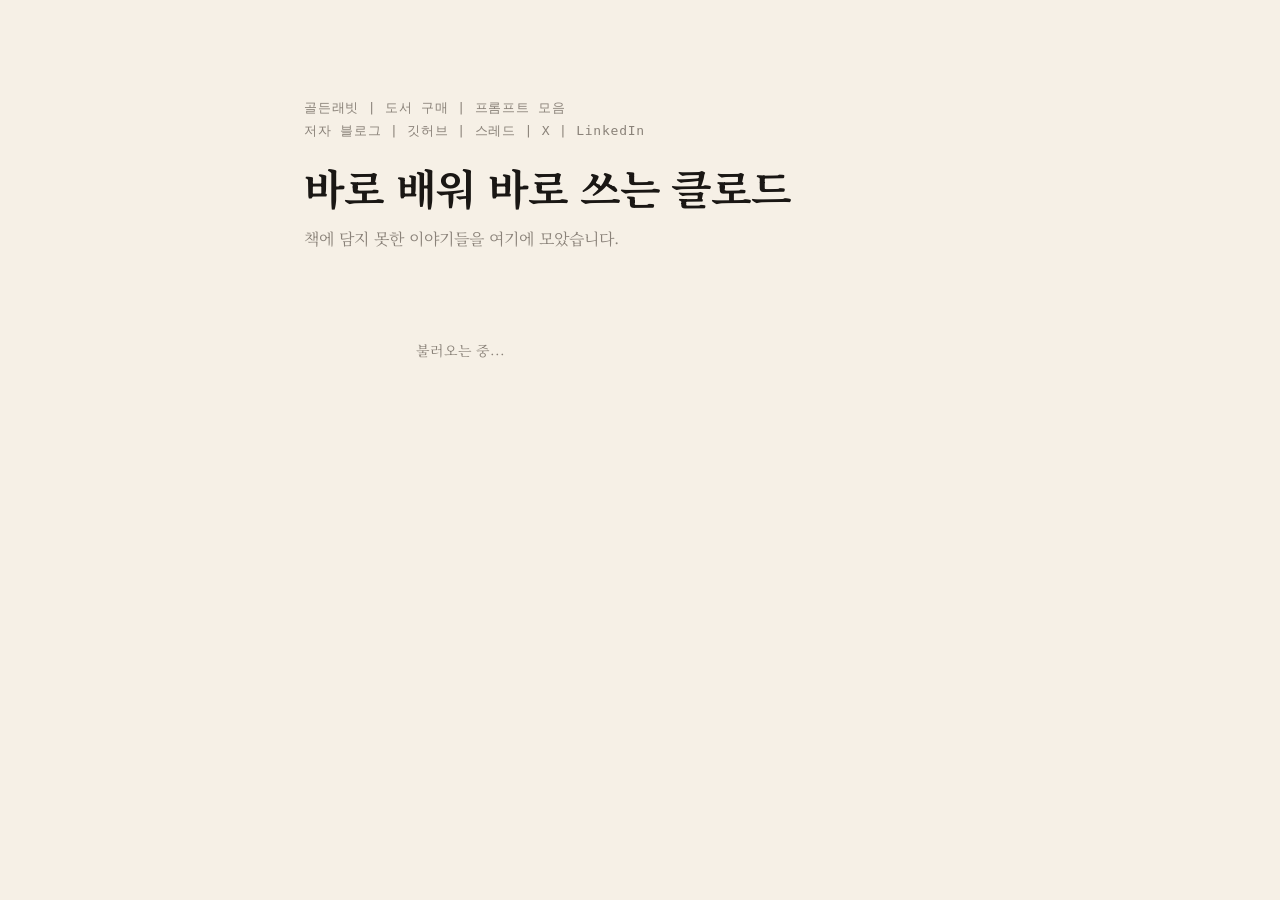
<file: index.html>
<!DOCTYPE html>
<html lang="ko">
<head>
  <meta charset="UTF-8">
  <meta name="viewport" content="width=device-width, initial-scale=1.0">
  <title>바로 배워 바로 쓰는 클로드 — 부록</title>
  <meta name="description" content="클로드 바로 쓰기 - 책에 담지 못한 추가 원고 모음">
  <link rel="preconnect" href="https://fonts.googleapis.com">
  <link rel="preconnect" href="https://fonts.gstatic.com" crossorigin>
  <link href="https://fonts.googleapis.com/css2?family=Noto+Serif+KR:wght@400;700&display=swap" rel="stylesheet">
  <link rel="icon" href="favicon.ico" type="image/png">
  <link rel="stylesheet" href="style.css">
</head>
<body>
  <header class="hero">
    <div class="wrap">
      <p class="hero-eyebrow"><a href="https://goldenrabbit.co.kr/">골든래빗</a> | <a href="https://goldenrabbit.co.kr/books/9791124516133">도서 구매</a> | <a href="https://startedourmission.github.io/BARO-Claude-Prompts/">프롬프트 모음</a><br><a href="https://startedourmission.github.io/">저자 블로그</a> | <a href="https://github.com/startedourmission">깃허브</a> | <a href="https://www.threads.com/@chajinwoo_chajinwoo">스레드</a> | <a href="https://x.com/started_our_mis">X</a> | <a href="https://www.linkedin.com/in/jinwoo-cha-a663a7368">LinkedIn</a></p>
      <h1 class="hero-title" id="hero-title">바로 배워 바로 쓰는 클로드</h1>
      <p class="hero-subtitle">책에 담지 못한 이야기들을 여기에 모았습니다.</p>
    </div>
  </header>

  <div class="layout">
    <aside class="sidebar">
      <nav class="nav" id="nav-inner"></nav>
    </aside>
    <main class="content" id="content">
      <div class="loading">불러오는 중...</div>
    </main>
  </div>

  <pre class="ascii-logo" id="ascii-logo" aria-hidden="true"></pre>
  <script type="module" src="main.js"></script>
</body>
</html>
</file>
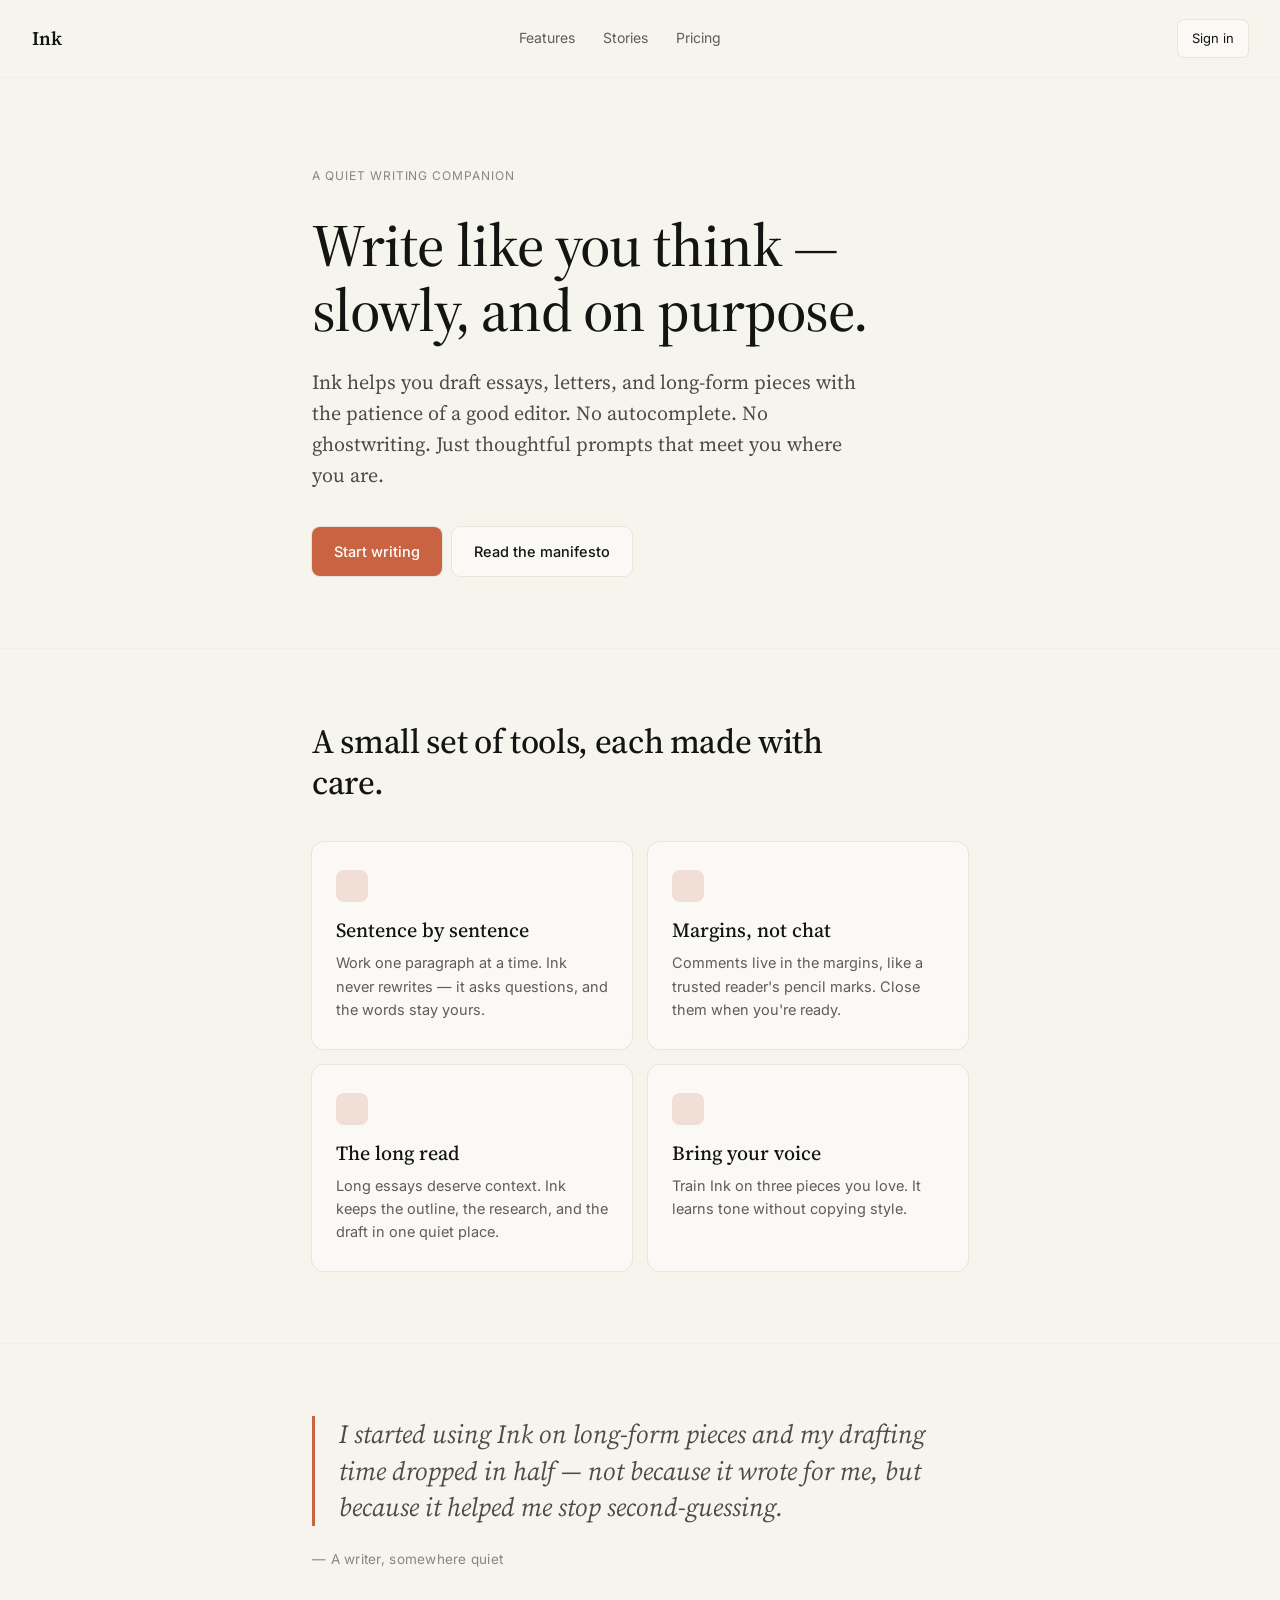
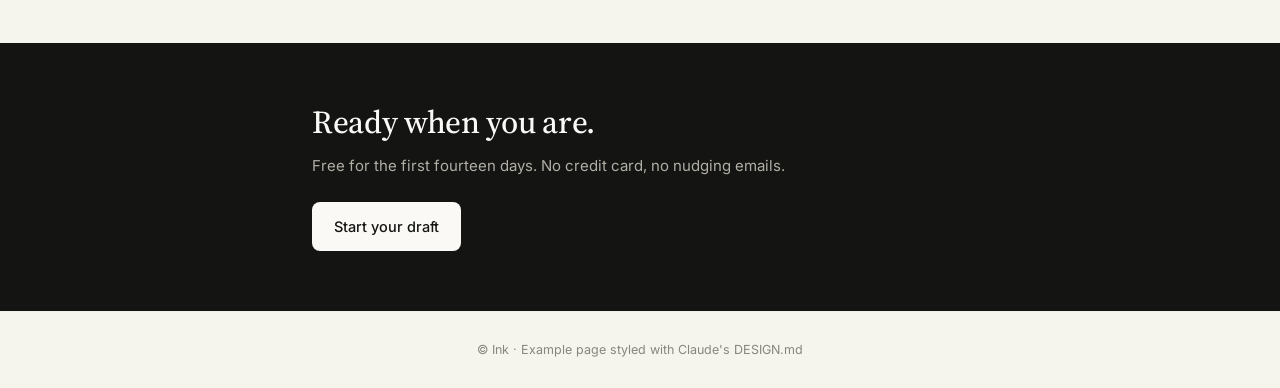
<file: articles/assets/design-md-demo/claude.html>
<!DOCTYPE html>
<html lang="en">
<head>
<meta charset="UTF-8">
<meta name="viewport" content="width=device-width, initial-scale=1.0">
<title>Ink — A thoughtful writing companion</title>
<link rel="preconnect" href="https://fonts.googleapis.com">
<link rel="preconnect" href="https://fonts.gstatic.com" crossorigin>
<link href="https://fonts.googleapis.com/css2?family=Source+Serif+4:ital,wght@0,400;0,500;0,600;1,400&family=Inter:wght@400;500&display=swap" rel="stylesheet">
<style>
  :root {
    --parchment: #f5f4ed;
    --ivory: #faf9f5;
    --terracotta: #c96442;
    --coral: #d97757;
    --near-black: #141413;
    --charcoal: #4d4c48;
    --olive: #5e5d59;
    --stone: #87867f;
    --sand: #e8e6dc;
    --border: #f0eee6;
    --border-warm: #e8e6dc;
  }
  * { box-sizing: border-box; margin: 0; padding: 0; }
  html, body { background: var(--parchment); }
  body {
    color: var(--near-black);
    font-family: 'Inter', -apple-system, system-ui, sans-serif;
    line-height: 1.6;
    -webkit-font-smoothing: antialiased;
  }
  .serif { font-family: 'Source Serif 4', Georgia, serif; }
  .wrap { max-width: 720px; margin: 0 auto; padding: 0 32px; }

  nav {
    display: flex; align-items: center; justify-content: space-between;
    padding: 20px 32px;
    border-bottom: 1px solid var(--border);
  }
  .logo {
    font-family: 'Source Serif 4', serif; font-weight: 600;
    font-size: 19px; letter-spacing: -0.01em;
  }
  .nav-links { display: flex; gap: 28px; font-size: 14px; color: var(--olive); }
  .nav-links a { color: inherit; text-decoration: none; transition: color 120ms; }
  .nav-links a:hover { color: var(--near-black); }
  .nav-cta {
    font-size: 13px; color: var(--near-black);
    padding: 8px 14px; background: var(--ivory);
    border-radius: 6px; text-decoration: none;
    box-shadow: 0 0 0 1px var(--sand);
    transition: box-shadow 120ms;
  }
  .nav-cta:hover { box-shadow: 0 0 0 1px #d1cfc5; }

  .hero { padding: 88px 0 72px; }
  .eyebrow {
    font-size: 12px; color: var(--stone);
    letter-spacing: 0.08em; text-transform: uppercase;
    margin-bottom: 28px;
  }
  h1 {
    font-family: 'Source Serif 4', serif; font-weight: 500;
    font-size: 60px; line-height: 1.08;
    letter-spacing: -0.015em;
    margin-bottom: 24px;
  }
  .lead {
    font-family: 'Source Serif 4', serif;
    font-size: 20px; line-height: 1.55;
    color: var(--charcoal);
    max-width: 560px; margin-bottom: 36px;
  }
  .actions { display: flex; gap: 10px; flex-wrap: wrap; }
  .btn {
    display: inline-block; padding: 13px 22px;
    background: var(--terracotta); color: white;
    font-size: 14.5px; font-weight: 500;
    text-decoration: none; border-radius: 8px;
    box-shadow: 0 0 0 1px rgba(20,20,19,0.08);
    transition: background 120ms, box-shadow 120ms;
  }
  .btn:hover {
    background: var(--coral);
    box-shadow: 0 0 0 1px rgba(20,20,19,0.12);
  }
  .btn-secondary {
    background: var(--ivory); color: var(--near-black);
    box-shadow: 0 0 0 1px var(--sand);
  }
  .btn-secondary:hover {
    background: var(--ivory);
    box-shadow: 0 0 0 1px #d1cfc5;
  }

  .features { padding: 72px 0; border-top: 1px solid var(--border); }
  .features-title {
    font-family: 'Source Serif 4', serif; font-weight: 500;
    font-size: 34px; line-height: 1.2;
    letter-spacing: -0.01em;
    margin-bottom: 40px;
    max-width: 520px;
  }
  .feature-grid {
    display: grid;
    grid-template-columns: 1fr 1fr;
    gap: 16px;
  }
  .card {
    background: var(--ivory);
    padding: 28px 24px;
    border-radius: 12px;
    box-shadow: 0 0 0 1px var(--sand);
  }
  .card .marker {
    width: 32px; height: 32px;
    background: var(--terracotta);
    opacity: 0.18;
    border-radius: 8px;
    margin-bottom: 16px;
  }
  .card h3 {
    font-family: 'Source Serif 4', serif; font-weight: 500;
    font-size: 20px; line-height: 1.25;
    margin-bottom: 8px;
  }
  .card p {
    font-size: 14.5px; color: var(--olive); line-height: 1.6;
  }

  .quote { padding: 72px 0; border-top: 1px solid var(--border); }
  blockquote {
    font-family: 'Source Serif 4', serif; font-style: italic;
    font-weight: 400;
    font-size: 26px; line-height: 1.4;
    color: var(--charcoal);
    border-left: 3px solid var(--terracotta);
    padding-left: 24px;
    margin-bottom: 20px;
    max-width: 620px;
  }
  cite {
    font-style: normal; font-size: 13.5px; color: var(--stone);
    letter-spacing: 0.02em;
  }

  .cta-band {
    background: var(--near-black);
    color: #faf9f5;
    padding: 60px 0;
  }
  .cta-band h2 {
    font-family: 'Source Serif 4', serif; font-weight: 500;
    font-size: 32px; line-height: 1.2;
    letter-spacing: -0.01em;
    margin-bottom: 12px;
  }
  .cta-band p {
    color: #b0aea5;
    font-size: 15px; margin-bottom: 24px;
  }
  .btn-dark {
    background: #faf9f5; color: var(--near-black);
    box-shadow: none;
  }
  .btn-dark:hover { background: white; }

  footer {
    border-top: 1px solid var(--border);
    padding: 28px 32px; text-align: center;
    font-size: 12.5px; color: var(--stone);
  }

  @media (max-width: 560px) {
    h1 { font-size: 42px; }
    .features-title { font-size: 28px; }
    .feature-grid { grid-template-columns: 1fr; }
    .nav-links { display: none; }
  }
</style>
</head>
<body>
  <nav>
    <div class="logo">Ink</div>
    <div class="nav-links">
      <a href="#">Features</a>
      <a href="#">Stories</a>
      <a href="#">Pricing</a>
    </div>
    <a href="#" class="nav-cta">Sign in</a>
  </nav>

  <section class="hero">
    <div class="wrap">
      <p class="eyebrow">A quiet writing companion</p>
      <h1 class="serif">Write like you think —<br>slowly, and on&nbsp;purpose.</h1>
      <p class="lead">Ink helps you draft essays, letters, and long-form pieces with the patience of a good editor. No autocomplete. No ghostwriting. Just thoughtful prompts that meet you where you are.</p>
      <div class="actions">
        <a href="#" class="btn">Start writing</a>
        <a href="#" class="btn btn-secondary">Read the manifesto</a>
      </div>
    </div>
  </section>

  <section class="features">
    <div class="wrap">
      <h2 class="features-title">A small set of tools, each made with care.</h2>
      <div class="feature-grid">
        <div class="card">
          <div class="marker"></div>
          <h3>Sentence by sentence</h3>
          <p>Work one paragraph at a time. Ink never rewrites — it asks questions, and the words stay yours.</p>
        </div>
        <div class="card">
          <div class="marker"></div>
          <h3>Margins, not chat</h3>
          <p>Comments live in the margins, like a trusted reader's pencil marks. Close them when you're ready.</p>
        </div>
        <div class="card">
          <div class="marker"></div>
          <h3>The long read</h3>
          <p>Long essays deserve context. Ink keeps the outline, the research, and the draft in one quiet place.</p>
        </div>
        <div class="card">
          <div class="marker"></div>
          <h3>Bring your voice</h3>
          <p>Train Ink on three pieces you love. It learns tone without copying style.</p>
        </div>
      </div>
    </div>
  </section>

  <section class="quote">
    <div class="wrap">
      <blockquote>I started using Ink on long-form pieces and my drafting time dropped in half — not because it wrote for me, but because it helped me stop second-guessing.</blockquote>
      <cite>— A writer, somewhere quiet</cite>
    </div>
  </section>

  <section class="cta-band">
    <div class="wrap">
      <h2 class="serif">Ready when you are.</h2>
      <p>Free for the first fourteen days. No credit card, no nudging emails.</p>
      <a href="#" class="btn btn-dark">Start your draft</a>
    </div>
  </section>

  <footer>
    © Ink · Example page styled with Claude's DESIGN.md
  </footer>
</body>
</html>
</file>
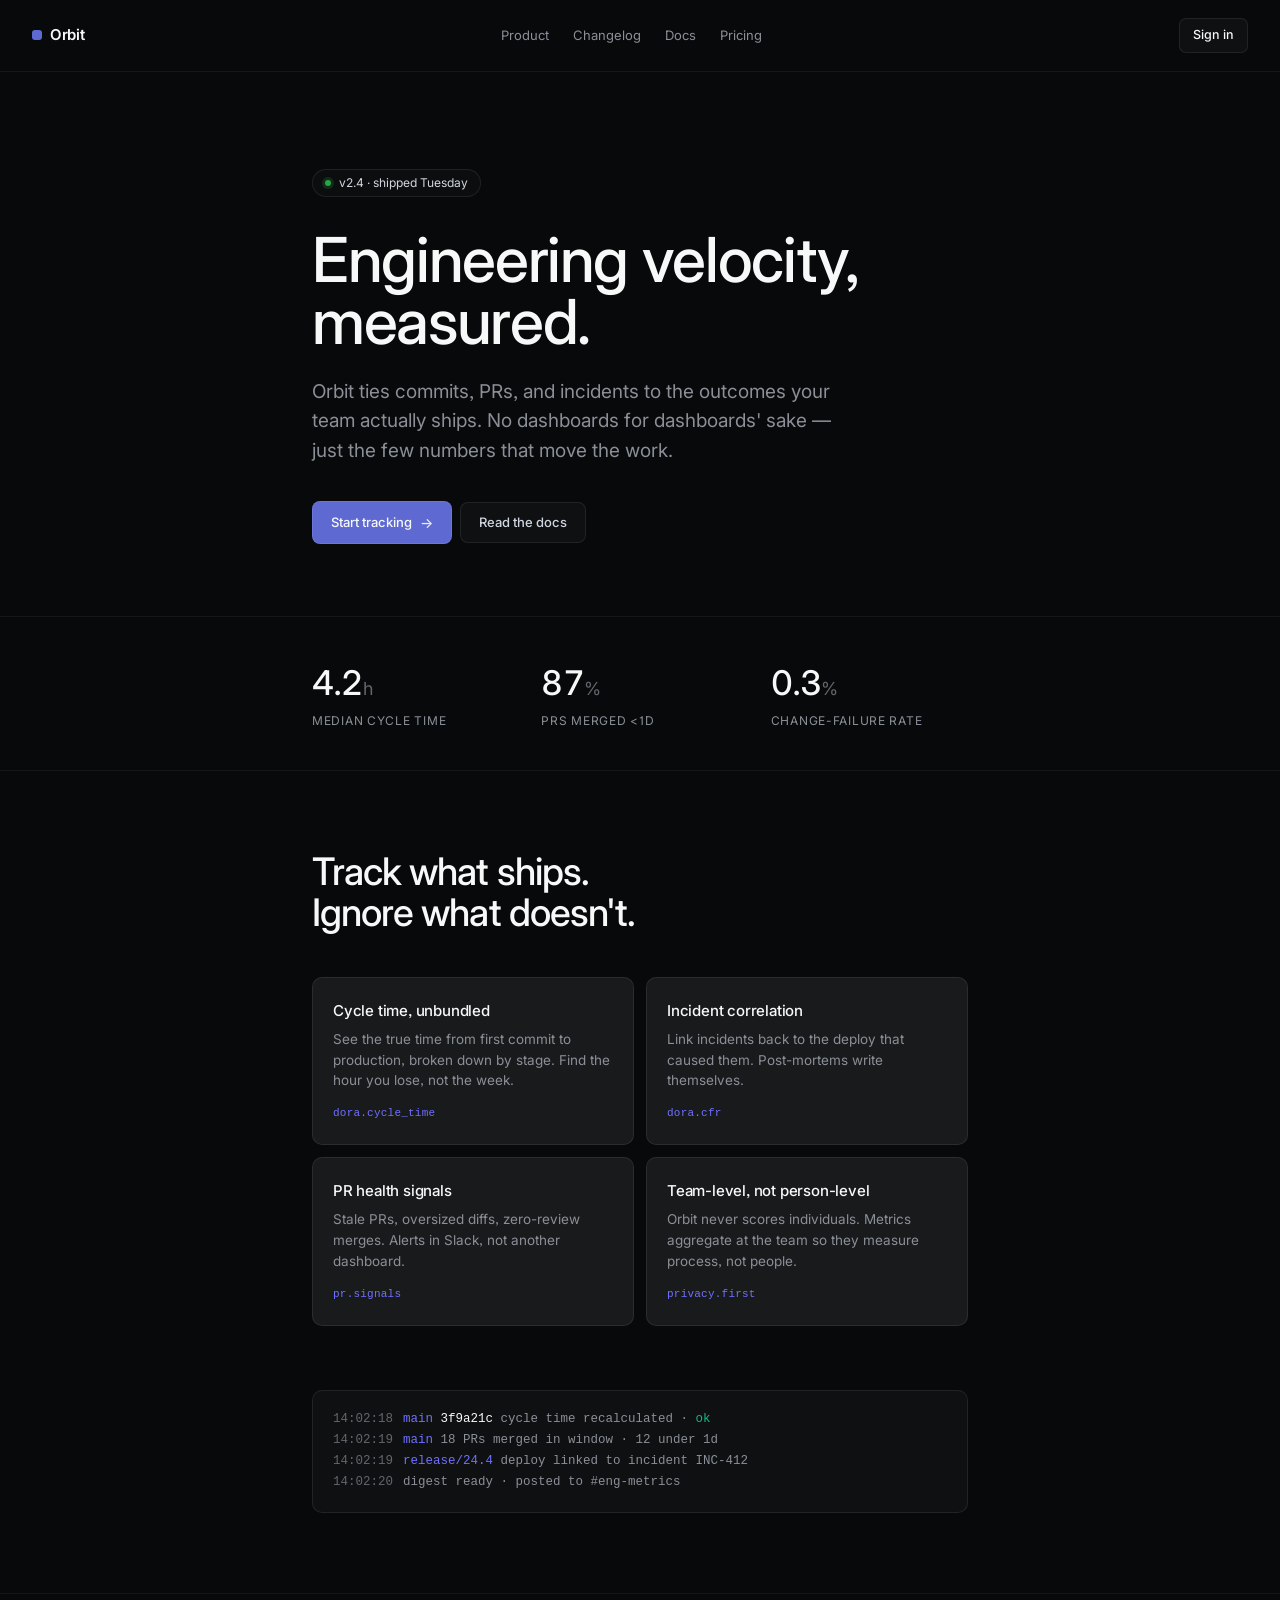
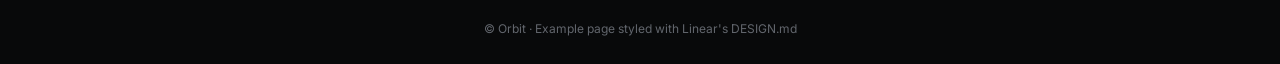
<file: articles/assets/design-md-demo/linear.html>
<!DOCTYPE html>
<html lang="en">
<head>
<meta charset="UTF-8">
<meta name="viewport" content="width=device-width, initial-scale=1.0">
<title>Orbit — Engineering velocity, measured</title>
<link rel="preconnect" href="https://fonts.googleapis.com">
<link rel="preconnect" href="https://fonts.gstatic.com" crossorigin>
<link href="https://fonts.googleapis.com/css2?family=Inter:wght@300;400;500;600&display=swap" rel="stylesheet">
<style>
  :root {
    --bg: #08090a;
    --panel: #0f1011;
    --surface: #191a1b;
    --surface-hover: #28282c;
    --text: #f7f8f8;
    --text-secondary: #d0d6e0;
    --text-tertiary: #8a8f98;
    --text-quat: #62666d;
    --indigo: #5e6ad2;
    --violet: #7170ff;
    --violet-hover: #828fff;
    --border: rgba(255,255,255,0.08);
    --border-subtle: rgba(255,255,255,0.05);
    --btn-ghost: rgba(255,255,255,0.03);
    --green: #27a644;
    --emerald: #10b981;
  }
  * { box-sizing: border-box; margin: 0; padding: 0; }
  html, body { background: var(--bg); }
  body {
    color: var(--text);
    font-family: 'Inter', -apple-system, system-ui, sans-serif;
    font-feature-settings: "cv01", "ss03";
    line-height: 1.5;
    -webkit-font-smoothing: antialiased;
  }
  .mono { font-family: ui-monospace, 'SF Mono', Menlo, monospace; }
  .wrap { max-width: 720px; margin: 0 auto; padding: 0 32px; }

  nav {
    display: flex; align-items: center; justify-content: space-between;
    padding: 18px 32px;
    border-bottom: 1px solid var(--border-subtle);
  }
  .logo {
    font-weight: 600; font-size: 15px;
    letter-spacing: -0.3px;
    display: flex; align-items: center; gap: 8px;
  }
  .logo .dot {
    width: 10px; height: 10px; border-radius: 3px;
    background: var(--indigo);
  }
  .nav-links { display: flex; gap: 24px; font-size: 13px; color: var(--text-tertiary); }
  .nav-links a { color: inherit; text-decoration: none; transition: color 120ms; }
  .nav-links a:hover { color: var(--text); }
  .nav-cta {
    font-size: 12.5px; font-weight: 500;
    color: var(--text);
    padding: 7px 13px;
    background: var(--btn-ghost);
    border: 1px solid var(--border);
    border-radius: 7px;
    text-decoration: none;
    transition: background 120ms;
  }
  .nav-cta:hover { background: rgba(255,255,255,0.06); }

  .hero { padding: 96px 0 72px; }
  .eyebrow {
    display: inline-flex; align-items: center; gap: 8px;
    padding: 4px 12px; margin-bottom: 32px;
    background: rgba(255,255,255,0.02);
    border: 1px solid var(--border);
    border-radius: 999px;
    font-size: 12px; color: var(--text-secondary);
  }
  .eyebrow .pulse {
    width: 6px; height: 6px; border-radius: 50%;
    background: var(--green);
    box-shadow: 0 0 0 3px rgba(39,166,68,0.2);
  }
  h1 {
    font-weight: 500;
    font-size: 62px;
    line-height: 1.0;
    letter-spacing: -1.35px;
    margin-bottom: 24px;
    color: var(--text);
  }
  .lead {
    font-size: 19px;
    color: var(--text-tertiary);
    line-height: 1.55;
    max-width: 540px;
    margin-bottom: 36px;
  }
  .actions { display: flex; gap: 8px; align-items: center; flex-wrap: wrap; }
  .btn {
    padding: 10px 18px;
    background: var(--indigo);
    color: var(--text);
    font-size: 13px; font-weight: 500;
    text-decoration: none; border-radius: 8px;
    border: 1px solid rgba(255,255,255,0.08);
    transition: background 120ms;
    display: inline-flex; align-items: center; gap: 8px;
  }
  .btn:hover { background: var(--violet-hover); }
  .btn-ghost {
    background: var(--btn-ghost);
    color: var(--text-secondary);
    border: 1px solid var(--border);
  }
  .btn-ghost:hover {
    background: rgba(255,255,255,0.06);
    color: var(--text);
  }
  .arrow { font-size: 14px; opacity: 0.9; }

  .metrics {
    padding: 40px 0;
    border-top: 1px solid var(--border-subtle);
    border-bottom: 1px solid var(--border-subtle);
  }
  .metrics-grid {
    display: grid;
    grid-template-columns: repeat(3, 1fr);
    gap: 32px;
  }
  .metric { text-align: left; }
  .metric-value {
    font-size: 34px; font-weight: 500;
    letter-spacing: -0.8px;
    color: var(--text);
    font-variant-numeric: tabular-nums;
    margin-bottom: 4px;
  }
  .metric-value .unit {
    color: var(--text-quat);
    font-size: 18px; font-weight: 400;
  }
  .metric-label {
    font-size: 12px; color: var(--text-tertiary);
    text-transform: uppercase; letter-spacing: 0.06em;
  }

  .features { padding: 80px 0; }
  .features-title {
    font-weight: 500; font-size: 38px;
    line-height: 1.08; letter-spacing: -0.95px;
    margin-bottom: 44px;
    max-width: 520px;
  }
  .feature-grid {
    display: grid;
    grid-template-columns: 1fr 1fr;
    gap: 12px;
  }
  .card {
    background: var(--surface);
    padding: 22px 20px;
    border-radius: 10px;
    border: 1px solid var(--border);
    transition: background 120ms, border-color 120ms;
  }
  .card:hover {
    background: var(--surface-hover);
    border-color: rgba(255,255,255,0.12);
  }
  .card h3 {
    font-size: 15px; font-weight: 500;
    color: var(--text); margin-bottom: 6px;
    letter-spacing: -0.2px;
  }
  .card p {
    font-size: 13.5px;
    color: var(--text-tertiary);
    line-height: 1.55;
  }
  .card .tag {
    display: inline-block;
    margin-top: 14px;
    font-size: 11px;
    color: var(--violet);
    font-family: ui-monospace, 'SF Mono', Menlo, monospace;
    letter-spacing: 0.02em;
  }

  .log {
    margin: 64px 0 0;
    background: var(--panel);
    border: 1px solid var(--border);
    border-radius: 10px;
    padding: 18px 20px;
    font-family: ui-monospace, 'SF Mono', Menlo, monospace;
    font-size: 12.5px;
    line-height: 1.7;
    color: var(--text-tertiary);
  }
  .log .line { display: block; }
  .log .t { color: var(--text-quat); margin-right: 10px; }
  .log .ok { color: var(--emerald); }
  .log .br { color: var(--violet); }
  .log .id { color: var(--text); }

  footer {
    border-top: 1px solid var(--border-subtle);
    padding: 26px 32px; text-align: center;
    font-size: 12px; color: var(--text-quat);
  }

  @media (max-width: 560px) {
    h1 { font-size: 40px; letter-spacing: -0.8px; }
    .features-title { font-size: 28px; letter-spacing: -0.6px; }
    .feature-grid { grid-template-columns: 1fr; }
    .metrics-grid { grid-template-columns: 1fr 1fr; gap: 20px; }
    .nav-links { display: none; }
  }
</style>
</head>
<body>
  <nav>
    <div class="logo"><span class="dot"></span>Orbit</div>
    <div class="nav-links">
      <a href="#">Product</a>
      <a href="#">Changelog</a>
      <a href="#">Docs</a>
      <a href="#">Pricing</a>
    </div>
    <a href="#" class="nav-cta">Sign in</a>
  </nav>

  <section class="hero">
    <div class="wrap">
      <span class="eyebrow"><span class="pulse"></span>v2.4 · shipped Tuesday</span>
      <h1>Engineering velocity,<br>measured.</h1>
      <p class="lead">Orbit ties commits, PRs, and incidents to the outcomes your team actually ships. No dashboards for dashboards' sake — just the few numbers that move the work.</p>
      <div class="actions">
        <a href="#" class="btn">Start tracking <span class="arrow">→</span></a>
        <a href="#" class="btn btn-ghost">Read the docs</a>
      </div>
    </div>
  </section>

  <section class="metrics">
    <div class="wrap">
      <div class="metrics-grid">
        <div class="metric">
          <div class="metric-value">4.2<span class="unit">h</span></div>
          <div class="metric-label">Median cycle time</div>
        </div>
        <div class="metric">
          <div class="metric-value">87<span class="unit">%</span></div>
          <div class="metric-label">PRs merged &lt;1d</div>
        </div>
        <div class="metric">
          <div class="metric-value">0.3<span class="unit">%</span></div>
          <div class="metric-label">Change-failure rate</div>
        </div>
      </div>
    </div>
  </section>

  <section class="features">
    <div class="wrap">
      <h2 class="features-title">Track what ships.<br>Ignore what doesn't.</h2>
      <div class="feature-grid">
        <div class="card">
          <h3>Cycle time, unbundled</h3>
          <p>See the true time from first commit to production, broken down by stage. Find the hour you lose, not the week.</p>
          <div class="tag">dora.cycle_time</div>
        </div>
        <div class="card">
          <h3>Incident correlation</h3>
          <p>Link incidents back to the deploy that caused them. Post-mortems write themselves.</p>
          <div class="tag">dora.cfr</div>
        </div>
        <div class="card">
          <h3>PR health signals</h3>
          <p>Stale PRs, oversized diffs, zero-review merges. Alerts in Slack, not another dashboard.</p>
          <div class="tag">pr.signals</div>
        </div>
        <div class="card">
          <h3>Team-level, not person-level</h3>
          <p>Orbit never scores individuals. Metrics aggregate at the team so they measure process, not people.</p>
          <div class="tag">privacy.first</div>
        </div>
      </div>

      <div class="log">
        <span class="line"><span class="t">14:02:18</span><span class="br">main</span> <span class="id">3f9a21c</span> cycle time recalculated · <span class="ok">ok</span></span>
        <span class="line"><span class="t">14:02:19</span><span class="br">main</span> 18 PRs merged in window · 12 under 1d</span>
        <span class="line"><span class="t">14:02:19</span><span class="br">release/24.4</span> deploy linked to incident INC-412</span>
        <span class="line"><span class="t">14:02:20</span>digest ready · posted to #eng-metrics</span>
      </div>
    </div>
  </section>

  <footer>
    © Orbit · Example page styled with Linear's DESIGN.md
  </footer>
</body>
</html>
</file>
<file: style.css>
:root {
  --ink: #1a1714;
  --muted: #8a8279;
  --rule: #ddd6cc;
  --accent: #E07A3A;
}

* { box-sizing: border-box; margin: 0; padding: 0; }
html { scroll-behavior: smooth; }

body {
  min-height: 100vh;
  background: #f6f0e6;
  color: var(--ink);
  font-family: "Noto Serif KR", Georgia, "Times New Roman", serif;
  -webkit-font-smoothing: antialiased;
}

.wrap {
  max-width: 720px;
  margin: 0 auto;
  padding: 0 24px;
}

/* ── ASCII Logo ── */
.ascii-logo {
  position: fixed;
  top: 16px;
  right: 20px;
  font: 5px/1.1 "SF Mono", ui-monospace, monospace;
  color: var(--accent);
  pointer-events: none;
  user-select: none;
  z-index: 0;
}

/* ── Hero ── */
.hero {
  padding: 96px 0 40px;
}

.hero-eyebrow {
  font: 500 13px/1.8 "SF Mono", ui-monospace, monospace;
  letter-spacing: 0.06em;
  color: var(--muted);
  margin-bottom: 20px;
}

.hero-eyebrow a {
  color: var(--muted);
  text-decoration: none;
  transition: color 120ms;
}

.hero-eyebrow a:hover {
  color: var(--ink);
}

.hero-title {
  font-size: 42px;
  font-weight: 700;
  line-height: 1.15;
  letter-spacing: -0.025em;
  margin-bottom: 14px;
}

.hero-subtitle {
  font-size: 16px;
  line-height: 1.7;
  color: var(--muted);
}

/* ── Layout (sidebar + content) ── */
.layout {
  display: grid;
  grid-template-columns: 220px minmax(0, 720px);
  gap: 64px;
  max-width: 1064px;
  margin: 0 auto;
  padding: 48px 24px 120px;
  align-items: start;
}

.sidebar {
  position: sticky;
  top: 32px;
  align-self: start;
}

/* ── Nav (vertical, categorized) ── */
.nav {
  display: flex;
  flex-direction: column;
  gap: 20px;
}

.nav-category {
  display: flex;
  flex-direction: column;
  border-left: 1px solid var(--rule);
}

.nav-category-label {
  font: 600 10px/1 "SF Mono", ui-monospace, monospace;
  letter-spacing: 0.14em;
  text-transform: uppercase;
  color: var(--muted);
  padding: 6px 16px 10px;
  opacity: 0.75;
}

.nav-pill {
  display: block;
  width: 100%;
  text-align: left;
  padding: 10px 16px;
  border: none;
  background: none;
  color: var(--muted);
  font: 500 13px/1.5 "SF Mono", ui-monospace, monospace;
  cursor: pointer;
  border-left: 2px solid transparent;
  margin-left: -1px;
  transition: color 120ms, border-color 120ms;
}

.nav-pill:hover { color: var(--ink); }
.nav-pill.active {
  color: var(--ink);
  border-left-color: var(--ink);
}

/* ── Content ── */
.content {
  min-width: 0;
}

.loading {
  color: var(--muted);
  font-size: 14px;
}

.article { display: none; }
.article.active { display: block; }

/* ── Markdown Article ── */
.article-body {
  font-size: 16px;
  line-height: 1.9;
  word-break: keep-all;
  overflow-wrap: break-word;
}

.article-body h1 {
  font-size: 28px;
  font-weight: 700;
  line-height: 1.3;
  margin: 48px 0 16px;
  letter-spacing: -0.02em;
}

.article-body h2 {
  font-size: 22px;
  font-weight: 700;
  line-height: 1.3;
  margin: 40px 0 12px;
  padding-bottom: 8px;
  border-bottom: 1px solid var(--rule);
}

.article-body h3 {
  font-size: 18px;
  font-weight: 700;
  line-height: 1.4;
  margin: 32px 0 8px;
}

.article-body p {
  margin-bottom: 16px;
}

.article-body ul,
.article-body ol {
  margin: 0 0 16px 24px;
}

.article-body li {
  margin-bottom: 6px;
  line-height: 1.8;
}

.article-body blockquote {
  border-left: 3px solid var(--accent);
  padding: 4px 0 4px 20px;
  margin: 16px 0;
  color: var(--muted);
  font-style: italic;
}

.article-body pre {
  background: rgba(0, 0, 0, 0.04);
  border: 1px solid var(--rule);
  border-radius: 6px;
  padding: 16px 20px;
  margin: 16px 0;
  overflow-x: auto;
  font: 400 14px/1.7 "SF Mono", ui-monospace, monospace;
}

.article-body code {
  font-family: "SF Mono", ui-monospace, monospace;
  font-size: 0.9em;
  background: rgba(0, 0, 0, 0.05);
  padding: 2px 6px;
  border-radius: 3px;
}

.article-body pre code {
  background: none;
  padding: 0;
  border-radius: 0;
  font-size: 1em;
}

.article-body a {
  color: var(--accent);
  text-decoration: none;
  border-bottom: 1px solid transparent;
  transition: border-color 120ms;
}

.article-body a:hover {
  border-bottom-color: var(--accent);
}

.article-body img {
  max-width: 100%;
  border-radius: 6px;
  margin: 16px 0;
}

.article-body hr {
  border: none;
  border-top: 1px solid var(--rule);
  margin: 40px 0;
}

.article-body table {
  width: 100%;
  border-collapse: collapse;
  margin: 16px 0;
  font-size: 15px;
}

.article-body th,
.article-body td {
  border: 1px solid var(--rule);
  padding: 10px 14px;
  text-align: left;
}

.article-body th {
  background: rgba(0, 0, 0, 0.03);
  font-weight: 700;
}

@media (max-width: 900px) {
  .layout {
    grid-template-columns: 1fr;
    gap: 32px;
    padding: 32px 24px 96px;
  }
  .sidebar { position: static; }
}

@media (max-width: 600px) {
  .hero { padding: 64px 0 32px; }
  .hero-title { font-size: 32px; }
  .wrap { padding: 0 20px; }
  .layout { padding: 24px 20px 80px; }
  .article-body { font-size: 15px; }
  .article-body h1 { font-size: 24px; }
  .article-body h2 { font-size: 20px; }
}
</file>
